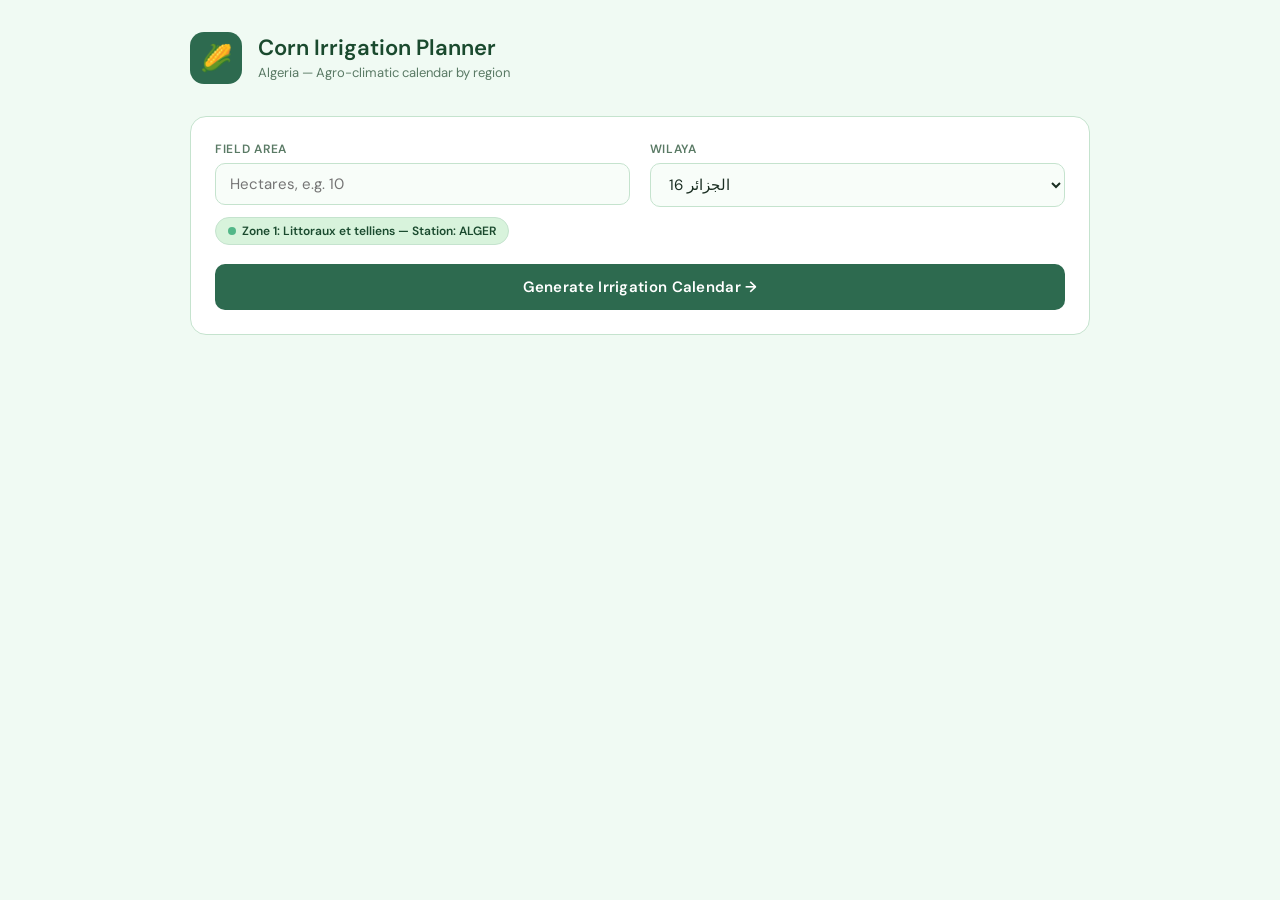
<file: index.html>
<!DOCTYPE html>
<html lang="en">
<head>
<meta charset="UTF-8">
<meta name="viewport" content="width=device-width, initial-scale=1.0">
<title>Corn Irrigation Planner – Algeria</title>
<link rel="stylesheet" href="style.css">
</head>
<body>

<div class="wrapper">
  <div class="hero">
    <div class="hero-icon">🌽</div>
    <div>
      <h1>Corn Irrigation Planner</h1>
      <p>Algeria — Agro-climatic calendar by region</p>
    </div>
  </div>

  <div class="card">
    <div class="fields">
      <div class="field">
        <label>Field area</label>
        <input id="area" type="number" placeholder="Hectares, e.g. 10" min="0.1" step="0.1">
      </div>
      <div class="field">
        <label>Wilaya</label>
        <select id="wilaya">
          <optgroup label="Zone 1 — Littoraux et telliens">
            <option value="16">16 الجزائر</option>
            <option value="31">31 وهران</option>
            <option value="23">23 عنابة</option>
            <option value="21">21 سكيكدة</option>
            <option value="22">22 سيدي بلعباس</option>
            <option value="25">25 قسنطينة</option>
          </optgroup>
          <optgroup label="Zone 2 — Hauts plateaux et steppiques">
            <option value="19">19 سطيف</option>
            <option value="17">17 الجلفة</option>
            <option value="12">12 تبسة</option>
            <option value="20">20 سعيدة (عين صفراء)</option>
            <option value="03">03 الأغواط</option>
            <option value="07">07 بسكرة</option>
            <option value="08">08 بشار</option>
          </optgroup>
          <optgroup label="Zone 3 — Saharien">
            <option value="01">01 أدرار</option>
            <option value="30">30 ورقلة</option>
            <option value="47">47 غرداية</option>
            <option value="55">55 تقرت</option>
            <option value="53">53 عين صالح</option>
            <option value="11">11 تمنراست</option>
            <option value="37">37 تندوف</option>
            <option value="56">56 جانت</option>
          </optgroup>
        </select>
      </div>
    </div>
    <div id="zone-display"></div>
    <div id="error-msg" class="error"></div>
    <button class="btn" onclick="calculateCalendar()">Generate Irrigation Calendar →</button>
  </div>

  <div id="output">
    <div class="card">
      <div class="result-header">
        <div class="result-title" id="result-title"></div>
        <div class="result-meta" id="result-meta"></div>
      </div>
      <div class="summary-grid" id="summary-grid"></div>
      <div style="overflow-x:auto;">
        <table>
          <thead>
            <tr>
              <th>Month</th>
              <th>ETc (mm/month)</th>
              <th>Net Need NI (mm)</th>
              <th>Water / Month (m³)</th>
              <th>Irrigations</th>
              <th>Per Irrigation (m³)</th>
              <th>Frequency</th>
              <th>Volume Bar</th>
            </tr>
          </thead>
          <tbody id="tbody"></tbody>
        </table>
      </div>
    </div>
  </div>
</div>

<script src="script.js"></script>
</body>
</html>
</file>
<file: style.css>
@import url('https://fonts.googleapis.com/css2?family=DM+Sans:wght@400;500;600&family=DM+Mono:wght@400;500&display=swap');

*, *::before, *::after {
  box-sizing: border-box;
  margin: 0;
  padding: 0;
}

:root {
  --green-dark:  #1a4a2e;
  --green-mid:   #2d6a4f;
  --green-light: #52b788;
  --green-pale:  #d8f3dc;
  --bg:          #f0faf3;
  --card:        #ffffff;
  --text:        #1a2e22;
  --muted:       #5a7a65;
  --border:      #c5e3ce;
  --font:        'DM Sans', sans-serif;
  --mono:        'DM Mono', monospace;
}

body {
  font-family: var(--font);
  background: var(--bg);
  color: var(--text);
  padding: 2rem 1rem;
  min-height: 100vh;
}

.wrapper {
  max-width: 900px;
  margin: 0 auto;
}

/* ── Hero ─────────────────────────────────── */
.hero {
  display: flex;
  align-items: center;
  gap: 16px;
  margin-bottom: 2rem;
}

.hero-icon {
  width: 52px;
  height: 52px;
  background: var(--green-mid);
  border-radius: 14px;
  display: flex;
  align-items: center;
  justify-content: center;
  font-size: 26px;
  flex-shrink: 0;
}

.hero h1 {
  font-size: 22px;
  font-weight: 600;
  color: var(--green-dark);
  line-height: 1.2;
}

.hero p {
  font-size: 13px;
  color: var(--muted);
  margin-top: 3px;
}

/* ── Card ─────────────────────────────────── */
.card {
  background: var(--card);
  border: 1px solid var(--border);
  border-radius: 16px;
  padding: 1.5rem;
  margin-bottom: 1.5rem;
}

/* ── Form fields ──────────────────────────── */
.fields {
  display: grid;
  grid-template-columns: 1fr 1fr;
  gap: 1.2rem;
}

@media (max-width: 580px) {
  .fields { grid-template-columns: 1fr; }
}

.field label {
  display: block;
  font-size: 12px;
  font-weight: 600;
  color: var(--muted);
  text-transform: uppercase;
  letter-spacing: 0.06em;
  margin-bottom: 6px;
}

.field input,
.field select {
  width: 100%;
  padding: 10px 14px;
  font-family: var(--font);
  font-size: 15px;
  border: 1.5px solid var(--border);
  border-radius: 10px;
  background: #f8fdf9;
  color: var(--text);
  outline: none;
  transition: border-color 0.18s, box-shadow 0.18s;
}

.field input:focus,
.field select:focus {
  border-color: var(--green-light);
  box-shadow: 0 0 0 3px rgba(82, 183, 136, 0.18);
}

optgroup {
  font-weight: 700;
  color: var(--green-dark);
}

optgroup option {
  font-weight: 400;
  color: var(--text);
}

/* ── Zone badge ───────────────────────────── */
.zone-badge {
  display: inline-flex;
  align-items: center;
  gap: 6px;
  padding: 5px 12px;
  border-radius: 20px;
  font-size: 12px;
  font-weight: 600;
  background: var(--green-pale);
  color: var(--green-dark);
  margin-top: 10px;
  border: 1px solid var(--border);
}

.zone-dot {
  width: 8px;
  height: 8px;
  border-radius: 50%;
  background: var(--green-light);
}

/* ── Error message ────────────────────────── */
.error {
  background: #fff3f3;
  border: 1px solid #fcc;
  color: #c0392b;
  padding: 10px 14px;
  border-radius: 8px;
  font-size: 13px;
  margin-top: 0.8rem;
  display: none;
}

/* ── Button ───────────────────────────────── */
.btn {
  width: 100%;
  padding: 13px;
  margin-top: 1.2rem;
  background: var(--green-mid);
  color: white;
  border: none;
  border-radius: 10px;
  font-family: var(--font);
  font-size: 15px;
  font-weight: 600;
  cursor: pointer;
  letter-spacing: 0.02em;
  transition: background 0.18s, transform 0.1s;
}

.btn:hover  { background: var(--green-dark); }
.btn:active { transform: scale(0.98); }

/* ── Result header ────────────────────────── */
.result-header {
  display: flex;
  align-items: center;
  justify-content: space-between;
  flex-wrap: wrap;
  gap: 8px;
  margin-bottom: 1.2rem;
}

.result-title {
  font-size: 15px;
  font-weight: 600;
  color: var(--green-dark);
}

.result-meta {
  font-size: 12px;
  color: var(--muted);
}

/* ── Summary stat cards ───────────────────── */
.summary-grid {
  display: grid;
  grid-template-columns: repeat(3, 1fr);
  gap: 10px;
  margin-bottom: 1.4rem;
}

@media (max-width: 480px) {
  .summary-grid { grid-template-columns: 1fr 1fr; }
}

.stat {
  background: #f0faf3;
  border: 1px solid var(--border);
  border-radius: 10px;
  padding: 12px 14px;
}

.stat-label {
  font-size: 11px;
  font-weight: 600;
  color: var(--muted);
  text-transform: uppercase;
  letter-spacing: 0.05em;
}

.stat-value {
  font-size: 20px;
  font-weight: 600;
  color: var(--green-dark);
  margin-top: 3px;
  font-family: var(--mono);
}

.stat-unit {
  font-size: 11px;
  color: var(--muted);
}

/* ── Table ────────────────────────────────── */
table {
  width: 100%;
  border-collapse: collapse;
  font-size: 14px;
}

thead tr {
  background: var(--green-dark);
}

thead th {
  padding: 10px 12px;
  text-align: left;
  color: white;
  font-weight: 500;
  font-size: 12px;
  text-transform: uppercase;
  letter-spacing: 0.06em;
}

tbody tr {
  border-bottom: 1px solid var(--border);
  transition: background 0.12s;
}

tbody tr:hover { background: #f5fcf7; }

tbody td {
  padding: 11px 12px;
  color: var(--text);
}

.td-num {
  font-family: var(--mono);
  font-size: 13px;
}

.month-name {
  font-weight: 600;
  color: var(--green-dark);
}

/* ── Badges ───────────────────────────────── */
.badge-no {
  display: inline-block;
  font-size: 11px;
  padding: 2px 8px;
  background: #f0faf3;
  color: var(--muted);
  border-radius: 20px;
  border: 1px solid var(--border);
}

.badge-irr {
  display: inline-block;
  font-size: 11px;
  padding: 2px 8px;
  background: var(--green-pale);
  color: var(--green-dark);
  border-radius: 20px;
  border: 1px solid #a8d5b5;
  font-weight: 600;
}

/* ── Volume bar ───────────────────────────── */
.bar-wrap {
  display: flex;
  align-items: center;
  gap: 8px;
}

.bar-bg {
  flex: 1;
  height: 6px;
  background: var(--border);
  border-radius: 3px;
  overflow: hidden;
}

.bar-fill {
  height: 100%;
  background: var(--green-light);
  border-radius: 3px;
}

/* ── Output section hidden until calculated ─ */
#output { display: none; }
</file>
